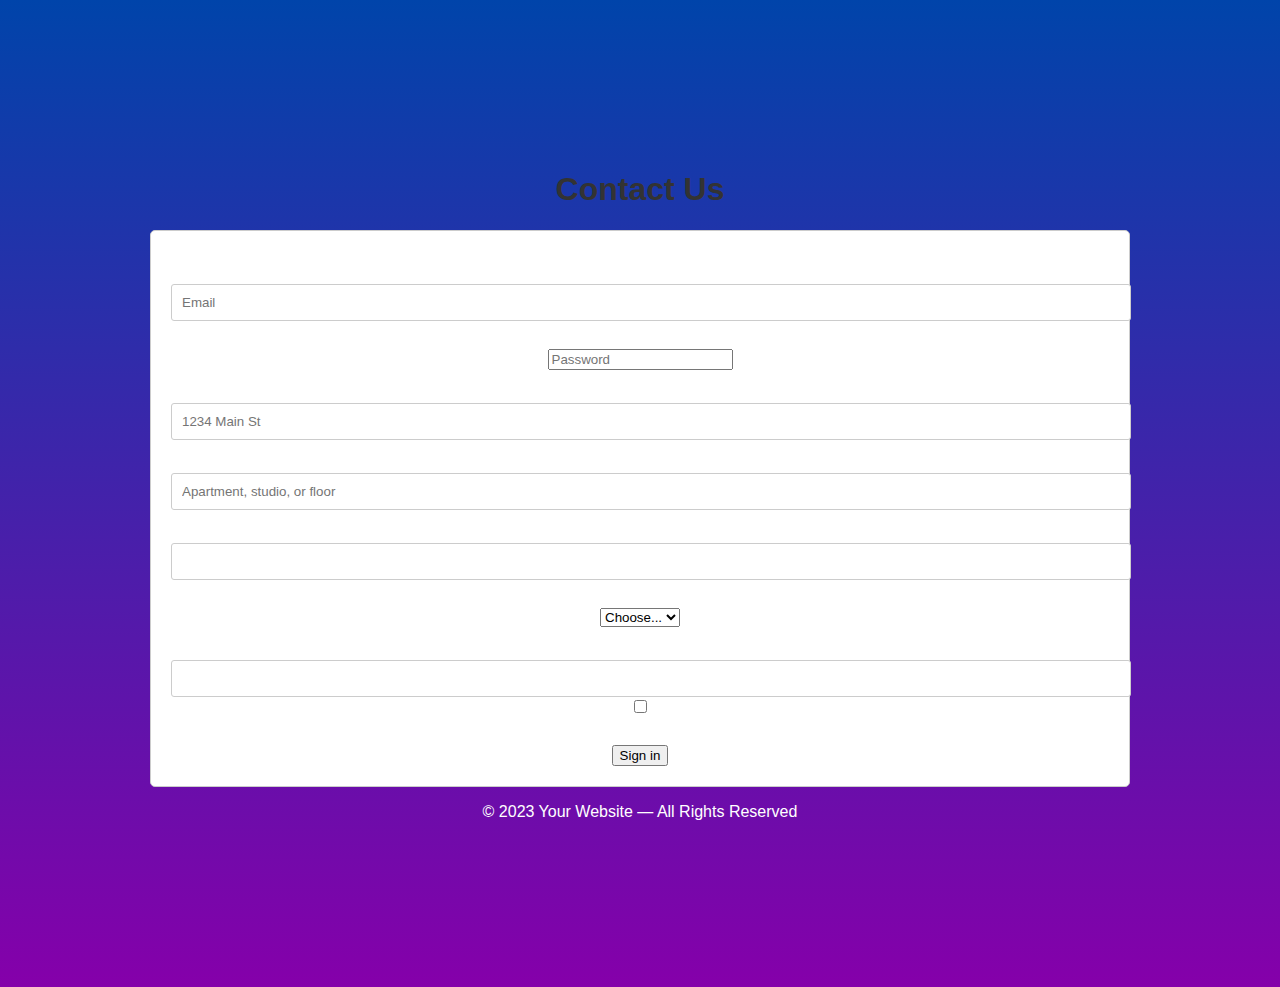
<file: contact us.html>
<!DOCTYPE html>
<html>
<head>
    <title>Contact Us</title>
    <link rel="stylesheet" type="text/css" href="style.css">
</head>
<body>
    <footer>
        <div class="contact">
            <h1>Contact Us</h1>
               
             


              <form>
                <div class="form-row">
                  <div class="form-group col-md-6">
                    <label for="inputEmail4">Email</label>
                    <input type="email" class="form-control" id="inputEmail4" placeholder="Email">
                  </div>
                  <div class="form-group col-md-6">
                    <label for="inputPassword4">Password</label>
                    <input type="password" class="form-control" id="inputPassword4" placeholder="Password">
                  </div>
                </div>
                <div class="form-group">
                  <label for="inputAddress">Address</label>
                  <input type="text" class="form-control" id="inputAddress" placeholder="1234 Main St">
                </div>
                <div class="form-group">
                  <label for="inputAddress2">Address 2</label>
                  <input type="text" class="form-control" id="inputAddress2" placeholder="Apartment, studio, or floor">
                </div>
                <div class="form-row">
                  <div class="form-group col-md-6">
                    <label for="inputCity">City</label>
                    <input type="text" class="form-control" id="inputCity">
                  </div>
                  <div class="form-group col-md-4">
                    <label for="inputState">State</label>
                    <select id="inputState" class="form-control">
                      <option selected>Choose...</option>
                      <option>...</option>
                    </select>
                  </div>
                  <div class="form-group col-md-2">
                    <label for="inputZip">Zip</label>
                    <input type="text" class="form-control" id="inputZip">
                  </div>
                </div>
                <div class="form-group">
                  <div class="form-check">
                    <input class="form-check-input" type="checkbox" id="gridCheck">
                    <label class="form-check-label" for="gridCheck">
                      Check me out
                    </label>
                  </div>
                </div>
                <button type="submit" class="btn btn-primary">Sign in</button>
              </form>
 
        </div>
    
        <p>&copy; 2023 Your Website &mdash; All Rights Reserved</p>
    </footer>
</body>
</html>

</body>
</html>
</file>
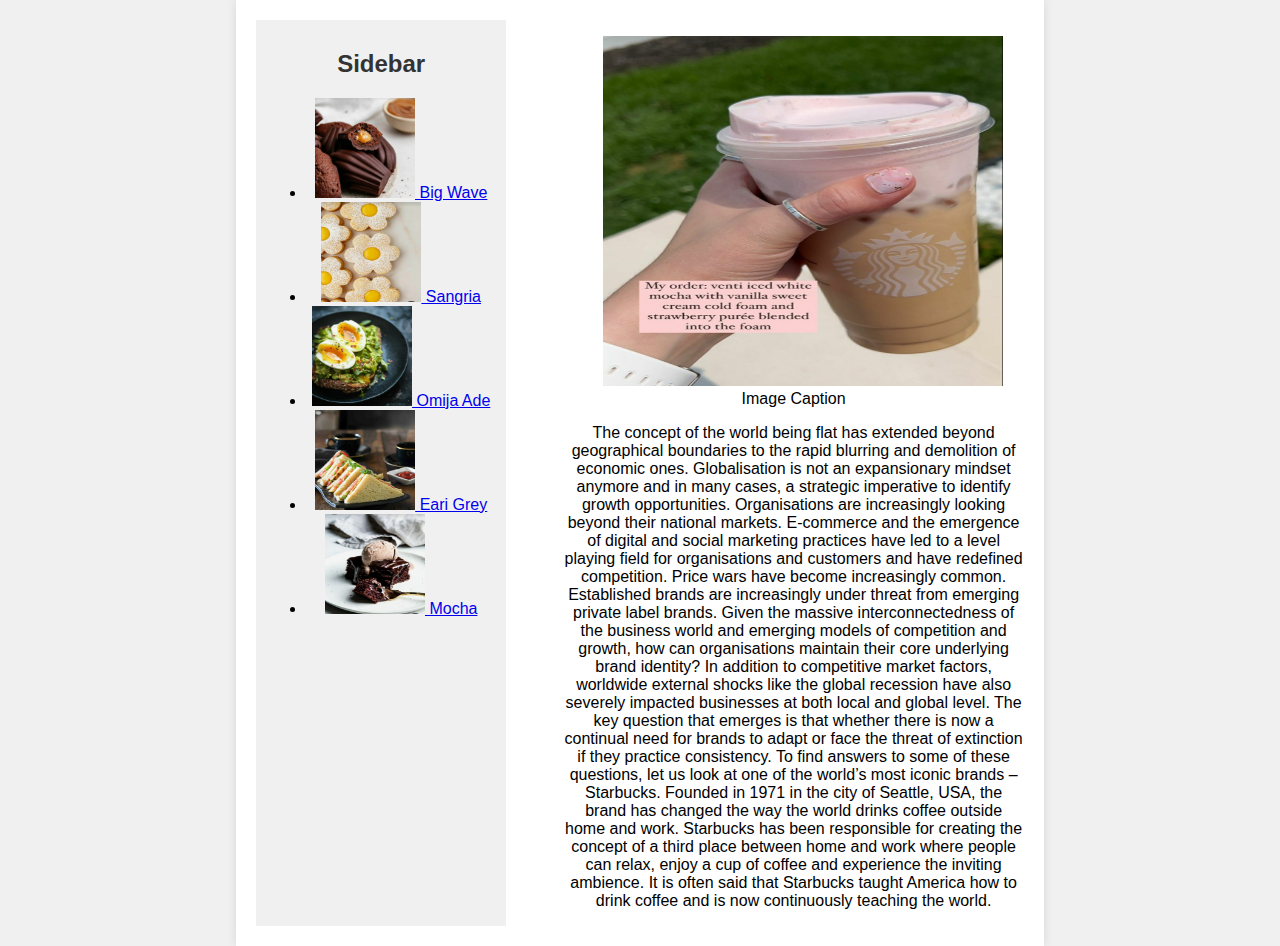
<file: content page1.html>
<!DOCTYPE html>
<html>
<head>
    <title>Content Page 1</title>
    <link rel="stylesheet" type="text/css" href="style.css">
</head>
<body>
       
    <div class="container">
        <aside class="sidebar">
            <h2>Sidebar</h2>
            <ul>
                <li>
                    <a href="#">
                        <img src="./IMAGE/ 1 (1).jpeg"  height="100px" width="100px" alt="Link 1">
                        Big Wave
                    </a>
                </li>
                <li>
                    <a href="#">
                        <img src="./IMAGE/ 1 (2).jpeg" height="100px" width="100px" alt="Link 2">
                        Sangria
                    </a>
                </li>
                <li>
                    <a href="#">
                        <img src="./IMAGE/ like1 (1).jpeg" height="100px" width="100px" alt="Link 2">
                        Omija Ade
                    </a>
                </li>
                <li>
                    <a href="#">
                        <img src="./IMAGE/ like1 (2).jpeg" height="100px" width="100px" alt="Link 2">
                        Eari Grey
                    </a>
                </li>
                <li>
                    <a href="#">
                        <img src="./IMAGE/ like1 (3).jpeg" height="100px" width="100px" alt="Link 2">
                        Mocha
                    </a>
                </li>
                <!-- Add more list items as needed -->
            </ul>
        </aside>
        <main>
            <div class="article">
                <div class="column">
                    <figure>
                        <img src="./IMAGE/article img.jpeg"  height="350px" width="400px" alt="Article Image">
                        <figcaption>Image Caption</figcaption>
                    </figure>
                </div>
                <div class="column">
                    <p> The concept of the world being flat has extended beyond geographical boundaries to the rapid blurring 
                        and demolition of economic ones. Globalisation is not an expansionary mindset anymore and in many cases,
                         a strategic imperative to identify growth opportunities. Organisations are increasingly looking beyond their
                          national markets. E-commerce and the emergence of digital and social marketing practices have led to a level 
                          playing field for organisations and customers and have redefined competition. Price wars have become increasingly
                           common. Established brands are increasingly under threat from emerging private label brands.

                        Given the massive interconnectedness of the business world and emerging models of competition and growth,
                         how can organisations maintain their core underlying brand identity? In addition to competitive market factors,
                         
                         worldwide external shocks like the global recession have also severely impacted businesses at both local and global level. 
                         The key question that emerges is that whether there is now a continual need for brands to adapt or face the threat of extinction 
                         if they practice consistency.

                         To find answers to some of these questions, let us look at one of the world’s most iconic brands – Starbucks.
                          Founded in 1971 in the city of Seattle, USA, the brand has changed the way the world drinks coffee outside
                           home and work. Starbucks has been responsible for creating the concept of a third place between home and
                            work where people can relax, enjoy a cup of coffee and experience the inviting ambience. It is often said
                             that Starbucks taught America how to drink coffee and is now continuously teaching the world.


  
                    </p>

 
                </div>
            </div>
        </main>
    </div>
</body>
</html>
</file>
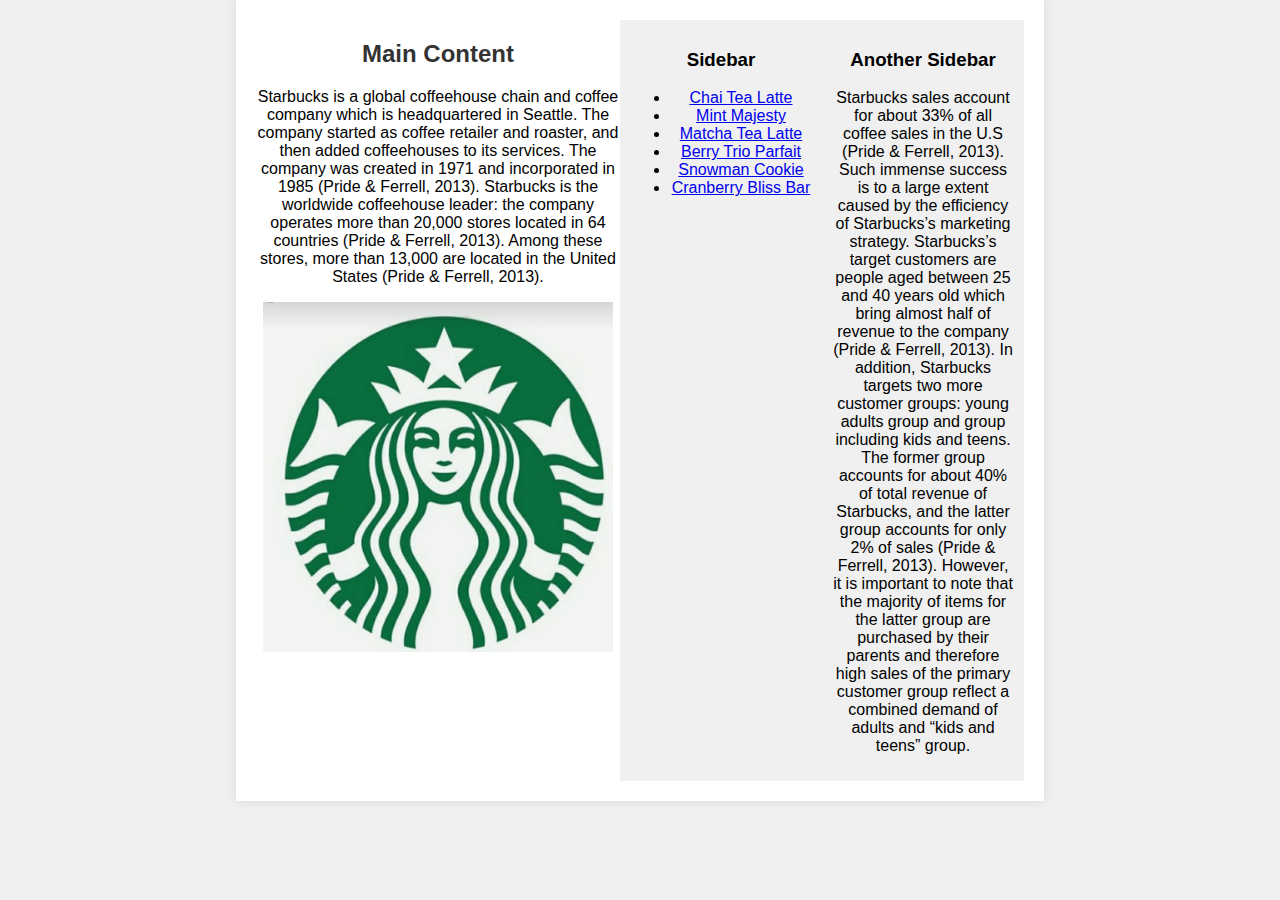
<file: contente pageee.html>
<!DOCTYPE html>
<html>
<head>
    <title>Your Website</title>
    <link rel="stylesheet" type="text/css" href="style.css">
</head>
<body>

<div class="container">
    <main>
        <h2>Main Content</h2>
        <p>  Starbucks is a global coffeehouse chain and coffee company which is headquartered in Seattle.
             The company started as coffee retailer and roaster, and then added coffeehouses to its services. 
             The company was created in 1971 and incorporated in 1985 (Pride & Ferrell, 2013).
              Starbucks is the worldwide coffeehouse leader: the company operates more than 20,000 stores located in 64 countries (Pride & Ferrell, 2013). 
            Among these stores, more than 13,000 are located in the United States (Pride & Ferrell, 2013).
        </p>
        <img src="./IMAGE/WhatsApp Image 2023-11-04 at 10.21.54 AM.jpeg" height="350px" width="350px"                       alt="A sample image">
    </main>
    <aside class="sidebar">
        <h3>Sidebar</h3>
        <ul>
            <li><a href="https://snacksandsips.com/starbucks-copycat-chai-tea-latte/">Chai Tea Latte</a></li>
            <li><a href="https://www.starbucks.com/menu/product/873068754/hot">Mint Majesty</a></li>
            <li><a href="#">Matcha Tea Latte</a></li>
            <li><a href="#">Berry Trio Parfait</a></li>
            <li><a href="#">Snowman Cookie</a></li>
            <li><a href="#">Cranberry Bliss Bar</a></li>
            <!-- Add more sidebar links as needed -->
        </ul>
    </aside>
    <aside class="sidebar">
        <h3>Another Sidebar
        </h3>
        <P> Starbucks sales account for about 33% of all coffee sales in the U.S (Pride & Ferrell, 2013). 
            Such immense success is to a large extent caused by the efficiency of Starbucks’s marketing strategy. 
            Starbucks’s target customers are people aged between 25 and 40 years old which bring almost half of revenue
             to the company (Pride & Ferrell, 2013).   

            In addition, Starbucks targets two more customer groups: young adults group and group including kids and teens. The former group accounts for about 40% of total revenue of Starbucks, and the latter group accounts for only 2% of sales (Pride & Ferrell, 2013). However, it is important to note that the majority of items for the latter group are purchased by their parents
             and therefore high sales of the primary customer group reflect a combined demand of adults and “kids and teens” group.</P>
        <!-- Add content for the second sidebar if necessary -->
    </aside>
</div>
</body>
</html>
</file>
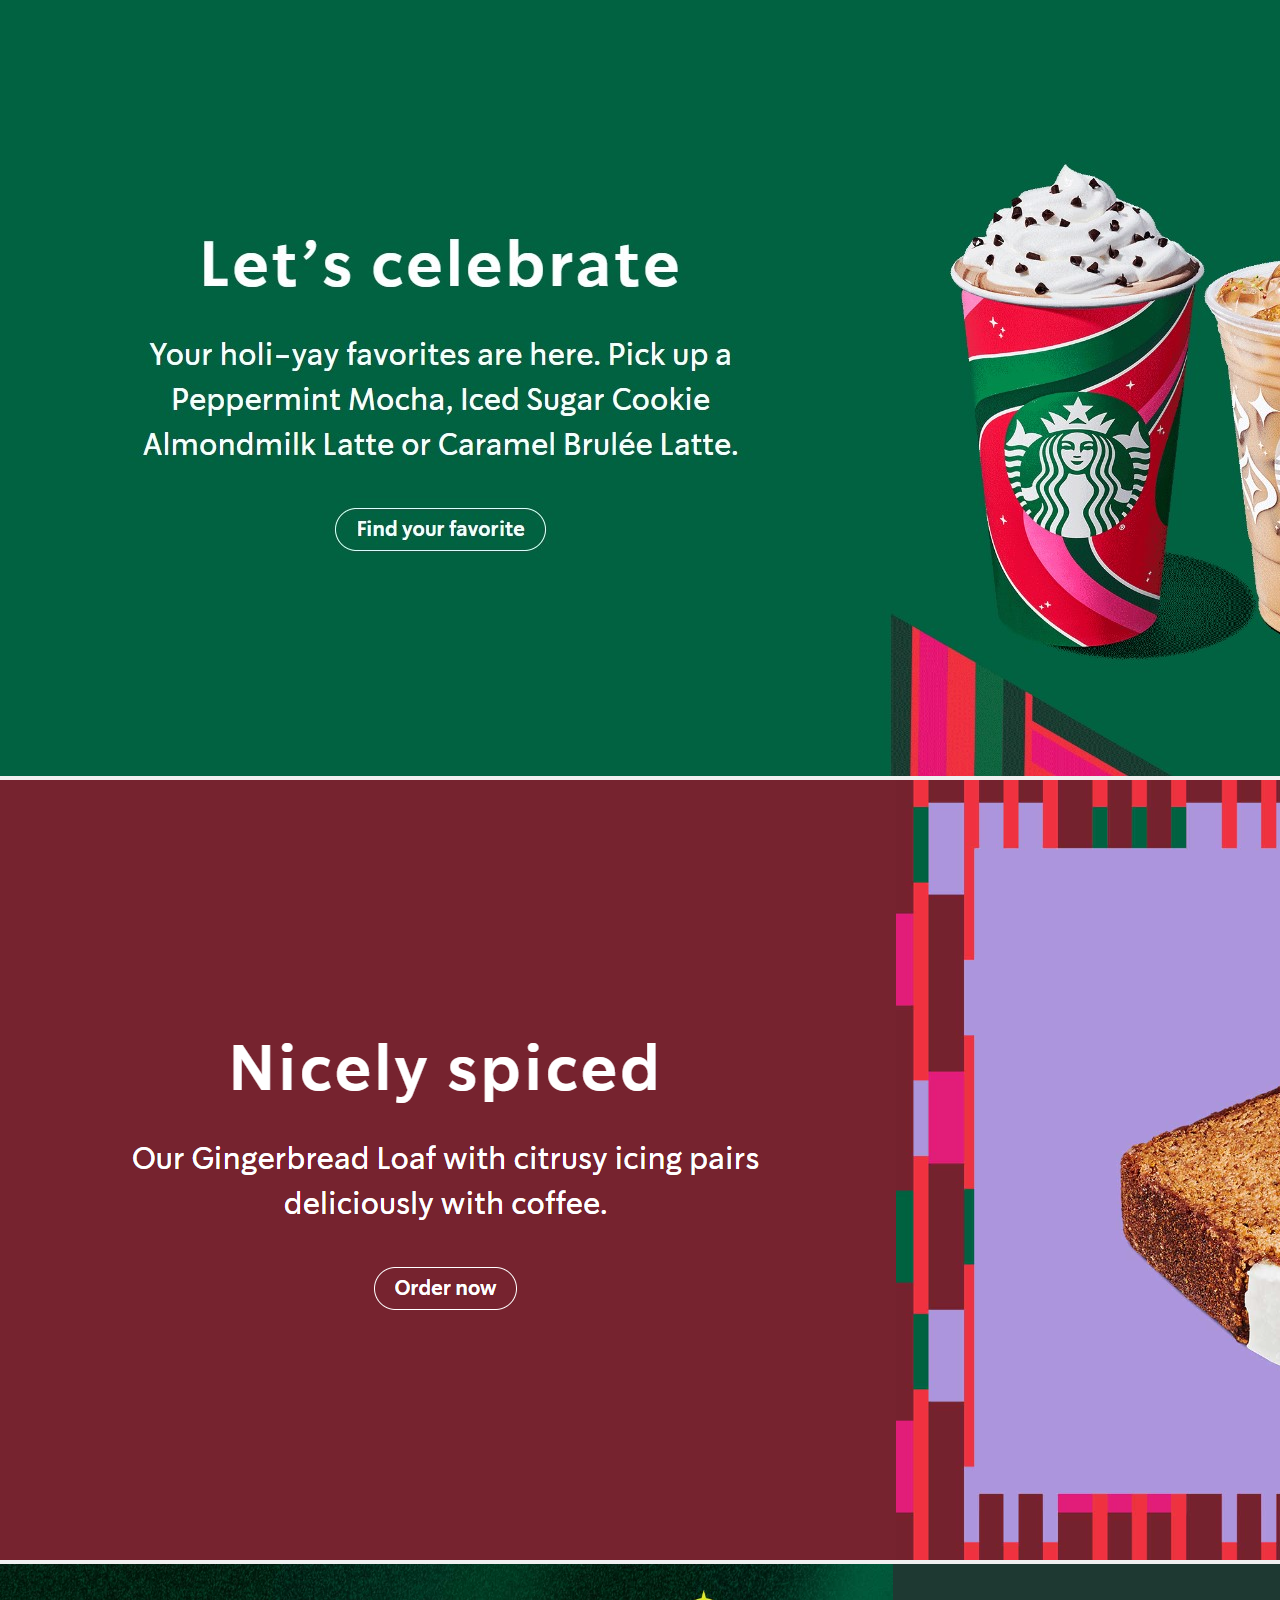
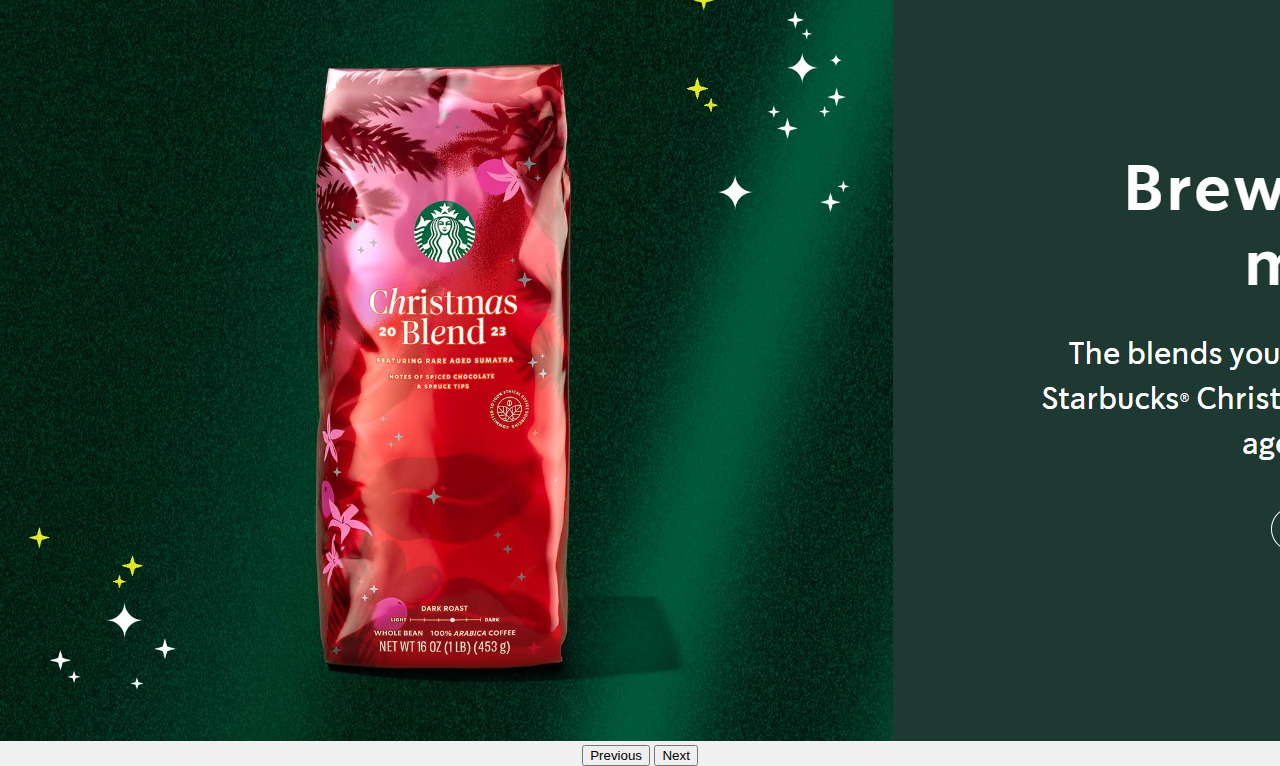
<file: fav menu.html>
<!DOCTYPE html>
<html>
<head>
    <title>Content Page 2</title>
    <link rel="stylesheet" type="text/css" href="style.css">
</head>
<body>
    <div class="boots">
      <div id="carouselExample" class="carousel slide">
        <div class="carousel-inner">
          <div class="carousel-item active">
            <img src="./IMAGE/1.jpeg" class="d-block w-100" alt="...">
          </div>
          <div class="carousel-item">
            <img src="./IMAGE/2.png" class="d-block w-100" alt="...">
          </div>
          <div class="carousel-item">
            <img src="./IMAGE/3.png" class="d-block w-100" alt="...">
          </div>
        </div>
        <button class="carousel-control-prev" type="button" data-bs-target="#carouselExample" data-bs-slide="prev">
          <span class="carousel-control-prev-icon" aria-hidden="true"></span>
          <span class="visually-hidden">Previous</span>
        </button>
        <button class="carousel-control-next" type="button" data-bs-target="#carouselExample" data-bs-slide="next">
          <span class="carousel-control-next-icon" aria-hidden="true"></span>
          <span class="visually-hidden">Next</span>
        </button>
      </div>
       </div>       

</body>
</html>
</file>
<file: style.css>
/* styles.css */
header {
    background: linear-gradient(to bottom, #0088FF, #8500aa);
    color: white;
    text-align: center;
    padding: 20px;
}

nav ul {
    list-style: none;
}

nav ul li {
    display: inline;
    margin-right: 10px;
    background-color: #fffefe;
    
}

.container {
    display: flex;
    justify-content: space-between;
    margin: 20px;
}

main {
    width: 60%;
}

.sidebar {
    width: 30%;
    background-color: #f0f0f0;
    padding: 10px;
}

footer {
    background: linear-gradient(to bottom, #0044AA, #8500aa);
    color: white;
    text-align: center;
    padding: 150px;
}
/* General styles */
body {
    font-family: Arial, sans-serif;
    margin: 0;
    padding: 0;
    background-color: #f8f8f8;
}

.container {
    width: 80%;
    margin: 0 auto;
    padding: 20px;
    background-color: white;
    box-shadow: 0 0 10px rgba(0, 0, 0, 0.1);
}

h2 {
    color: #333;
}

/* Video styles */
.video-section {
    margin-bottom: 20px;
}

video {
    max-width: 100%;
    height: 400px;
}

/* Audio styles */
.audio-section {
    margin-bottom: 20px;
}

audio {
    max-width: 100%;
}

/* PDF link styles */
.pdf-section {
    text-align: center;
}

.pdf-section a {
    display: inline-block;
    padding: 10px 20px;
    background-color: #007bff;
    color: white;
    text-decoration: none;
    border-radius: 5px;
    font-weight: bold;
}

.pdf-section a:hover {
    background-color: #0056b3;
}
/* General styles */
body {
    font-family: Arial, sans-serif;
    background-color: #f0f0f0;
    margin: 0;
    padding: 0;
}

.container {
    width: 60%;
    margin: 0 auto;
    padding: 20px;
    background-color: white;
    box-shadow: 0 0 10px rgba(0, 0, 0, 0.1);
}

h1 {
    color: #333;
    text-align: center;
}

/* Contact form styles */
body {
    font-family: Arial, sans-serif;
    background-color: #f0f0f0;
    text-align: center;
  }
  
  form {
    max-width: 100%;
    margin: 0 auto;
    background-color: #fff;
    padding: 20px;
    border: 1px solid #ccc;
    border-radius: 5px;
    
  }
  
  label {
    display: block;
    font-weight: bold;
    margin-top: 10px;
  }
  
  input[type="text"],
  input[type="email"],
  textarea {
    width: 100%;
    padding: 10px;
    margin-top: 5px;
    border: 1px solid #ccc;
    border-radius: 3px;
  }
  
  input[type="submit"] {
    background-color: #4CAF50;
    color: #fff;
    padding: 10px 20px;
    border: none;
    border-radius: 3px;
    cursor: pointer;
  }
  
  input[type="submit"]:hover {
    background-color: #45a049;
  }
</file>
